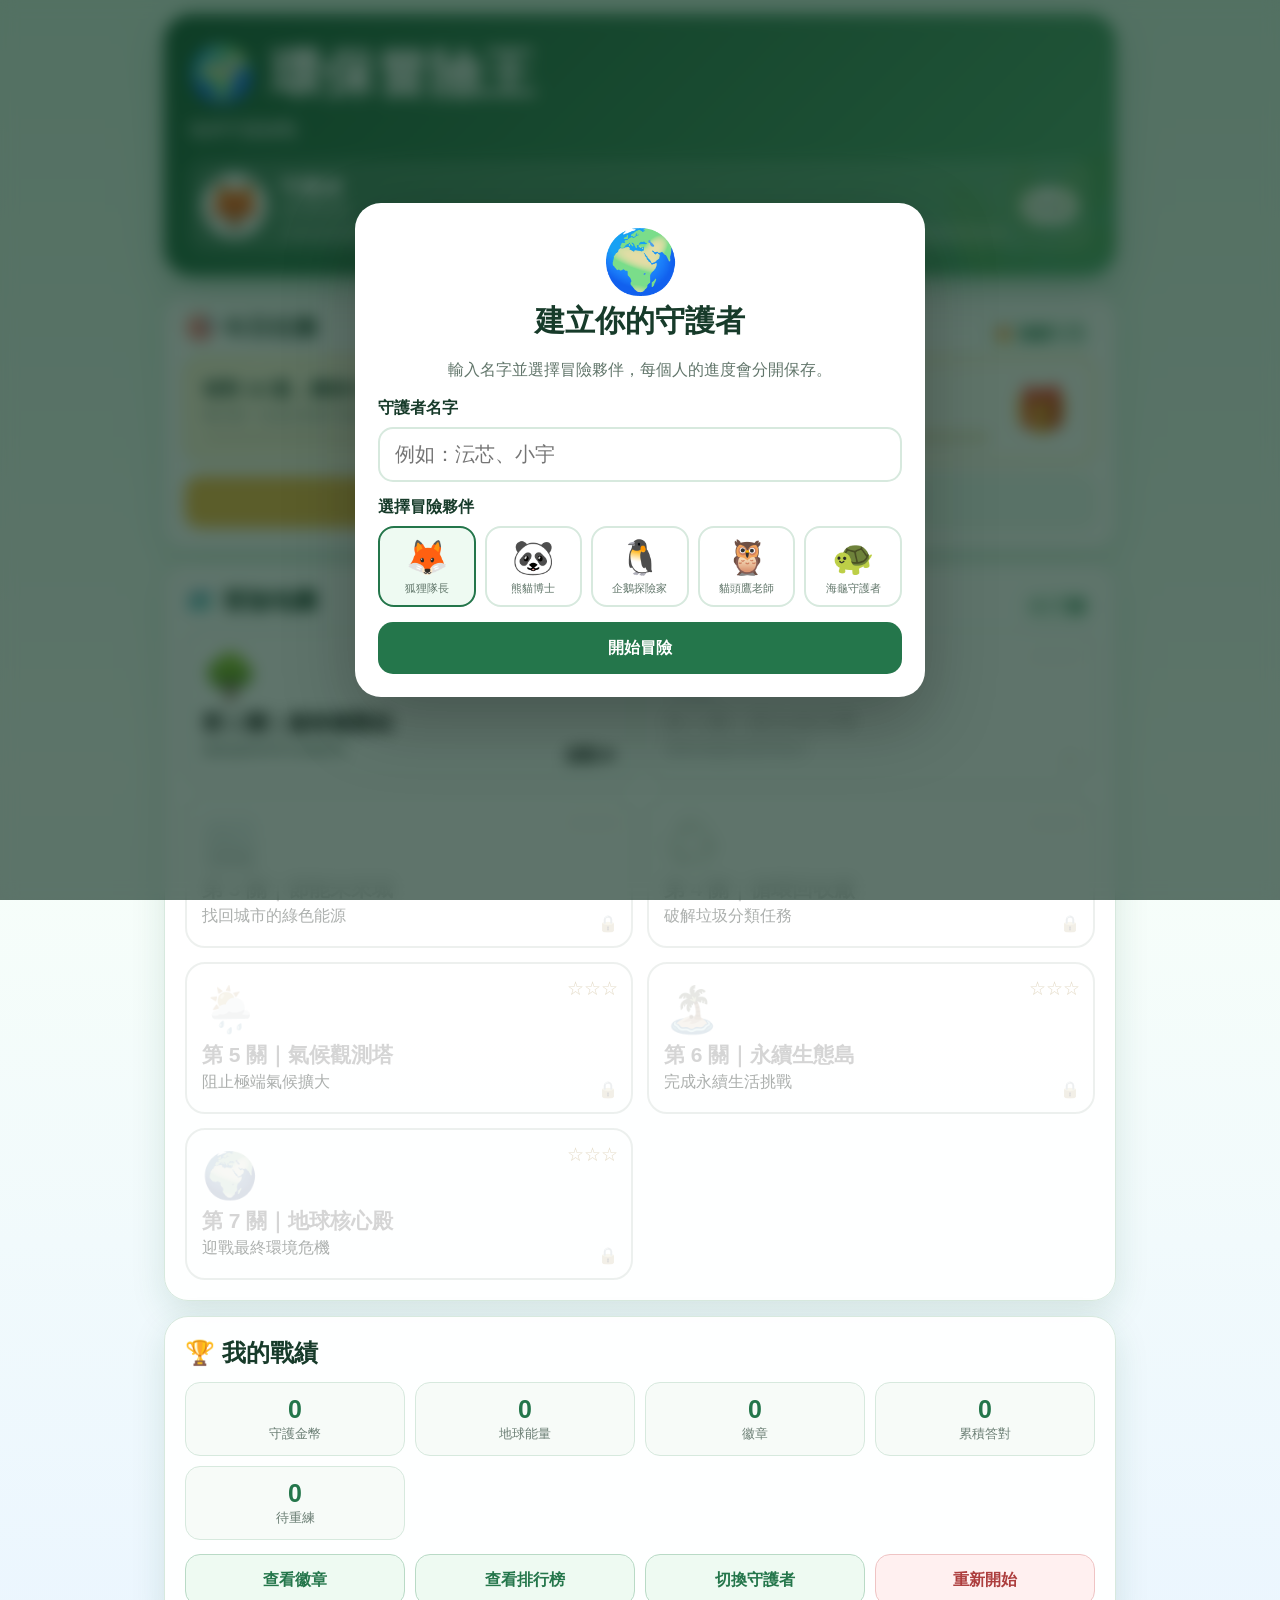
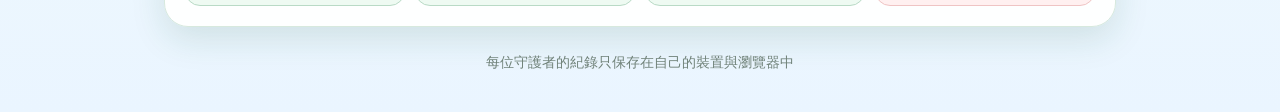
<file: index.html>
<!doctype html><html lang="zh-Hant"><head><meta charset="utf-8"><meta name="viewport" content="width=device-width,initial-scale=1,maximum-scale=1,user-scalable=no"><meta name="theme-color" content="#24764b"><meta name="apple-mobile-web-app-capable" content="yes"><title>環保冒險王｜地球守護挑戰</title><link rel="stylesheet" href="style.css"></head><body><div class="app">
<section id="home"><div class="hero"><h1>🌍 環保冒險王</h1><p id="heroSubtitle">地球守護挑戰</p><div class="profilebar"><div class="avatar" id="avatar">🦊</div><div><div class="name" id="playerName">守護者</div><div class="ranktitle" id="rankTitle">見習環保員</div><div class="xpbar"><div class="xpfill" id="xpfill"></div></div></div><div class="level" id="level">Lv.1</div></div></div>
<div class="card"><div class="section-title"><h2>🎯 今日任務</h2><span class="pill" id="streak">🔥 連續 0 天</span></div><div class="daily"><div><h3 id="dailyTitle">答對 10 題，獲得今日寶箱</h3><div class="small">每天第一次送出答案可獲得 1 枚金幣；漏答一天扣 1 枚，金幣可為負數。</div><div class="taskbar"><div class="taskfill" id="taskfill"></div></div></div><button class="chest" id="chest" type="button" aria-label="今日寶箱">🎁</button></div><div class="actions"><button class="btn gold" id="dailyBtn">開始今日挑戰</button><button class="btn secondary" id="wrongBtn">怪獸弱點筆記</button></div></div>
<div class="card"><div class="section-title"><h2>🗺️ 冒險地圖</h2><span class="pill" id="worldProgress">0 / 7 關</span></div><div class="map" id="map"></div></div>
<div class="card"><div class="section-title"><h2>🏆 我的戰績</h2></div><div class="stats"><div class="stat coin-stat"><b id="coins">0</b><small>守護金幣</small></div><div class="stat"><b id="energy">0</b><small>地球能量</small></div><div class="stat"><b id="medalCount">0</b><small>徽章</small></div><div class="stat"><b id="correctTotal">0</b><small>累積答對</small></div><div class="stat"><b id="wrongCount">0</b><small>待重練</small></div></div><div class="actions"><button class="btn secondary" id="medalBtn">查看徽章</button><button class="btn secondary" id="leaderboardBtn">查看排行榜</button><button class="btn secondary" id="switchProfile">切換守護者</button><button class="btn danger" id="resetBtn">重新開始</button></div></div></section>
<section id="quiz" class="card hidden"><div class="quiztop"><div class="progressbar"><div class="progressfill" id="progressfill"></div></div><div class="counter" id="counter"></div></div><div class="battle"><div class="monster" id="monster">👾</div><b id="bossName">環境怪獸</b><div class="hpbar"><div class="hpfill" id="hpfill"></div></div></div><span class="badge" id="stageBadge"></span><div class="question" id="question"></div><div class="options" id="options"></div><div class="submit-area"><div class="think-note">🤔 選好後仍可更改，確定再按送出答案</div><button class="btn primary" id="submitBtn" disabled>送出答案</button></div><div class="feedback hidden" id="feedback"></div><div class="actions"><button class="btn secondary" id="quitBtn">先回基地</button><button class="btn primary hidden" id="nextBtn">下一題</button></div></section>
<section id="result" class="card result hidden"><div class="loot" id="loot">🌟</div><div class="rank" id="rank">S</div><h2 id="resultTitle"></h2><p id="resultText"></p><div class="actions"><button class="btn primary" id="againBtn">再挑戰一次</button><button class="btn secondary" id="homeBtn">回冒險地圖</button></div></section>
<section id="leaderboardPage" class="card hidden"><div class="section-title"><div><h2>🏆 守護者排行榜</h2><div class="small">依本裝置各守護者累積的地球能量排名，並顯示守護金幣</div></div><button class="btn secondary" id="leaderboardBack">返回</button></div><div class="leaderboard" id="leaderboard"></div><p class="leader-note">排行榜資料只保存在這台裝置與目前瀏覽器。不同同學各自在自己的 iPad 使用時，成績不會自動同步。</p></section><section id="medalPage" class="card hidden"><div class="section-title"><h2>🏅 守護者徽章冊</h2><button class="btn secondary" id="medalBack">返回</button></div><div class="medals" id="medals"></div></section><div class="footer">每位守護者的紀錄只保存在自己的裝置與瀏覽器中</div></div>
<div class="modal hidden" id="profileModal"><div class="modalbox"><div class="modal-logo">🌍</div><h2>建立你的守護者</h2><p>輸入名字並選擇冒險夥伴，每個人的進度會分開保存。</p><label class="label">守護者名字</label><input class="nameinput" id="nameInput" maxlength="12" placeholder="例如：沄芯、小宇"><div class="label">選擇冒險夥伴</div><div class="avatars"><button class="avatar-choice selected" data-avatar="🦊">🦊<small>狐狸隊長</small></button><button class="avatar-choice" data-avatar="🐼">🐼<small>熊貓博士</small></button><button class="avatar-choice" data-avatar="🐧">🐧<small>企鵝探險家</small></button><button class="avatar-choice" data-avatar="🦉">🦉<small>貓頭鷹老師</small></button><button class="avatar-choice" data-avatar="🐢">🐢<small>海龜守護者</small></button></div><button class="btn primary" id="saveProfile">開始冒險</button><button class="btn secondary hidden" id="cancelProfile">取消</button></div></div><div class="toast" id="toast"></div><script src="questions.js"></script><script src="app.js"></script></body></html>
</file>
<file: style.css>
:root{--green:#24764b;--green2:#53ad75;--dark:#173b2a;--pale:#eefaf2;--line:#d7e9de;--gold:#f3bc45;--red:#d45757;--white:#fff;--shadow:0 12px 34px rgba(25,91,55,.13)}
*{box-sizing:border-box}html,body{margin:0;min-height:100%;font-family:-apple-system,BlinkMacSystemFont,"Noto Sans TC","Microsoft JhengHei",sans-serif;color:var(--dark);background:linear-gradient(180deg,#dcf5e6 0,#f8fff9 45%,#eaf5ff 100%)}
button,input{font:inherit}.hidden{display:none!important}.app{max-width:980px;margin:auto;padding:14px}.card{background:rgba(255,255,255,.96);border:1px solid var(--line);border-radius:24px;padding:20px;margin:15px 0;box-shadow:var(--shadow)}
.hero{position:relative;overflow:hidden;background:linear-gradient(135deg,#176039,#54ad74);color:#fff;border-radius:28px;padding:25px;box-shadow:0 16px 38px rgba(23,96,57,.24)}.hero:after{content:"🌿";font-size:170px;position:absolute;right:-28px;bottom:-68px;opacity:.15}.hero h1{font-size:clamp(32px,6vw,53px);margin:0}.hero p{font-size:18px;margin:7px 0 0}.profilebar{display:grid;grid-template-columns:auto 1fr auto;gap:13px;align-items:center;margin-top:18px;background:rgba(255,255,255,.15);border-radius:18px;padding:13px}.avatar{width:65px;height:65px;border-radius:50%;background:#fff;display:grid;place-items:center;font-size:47px}.name{font-size:21px;font-weight:900}.ranktitle{opacity:.9;font-size:14px}.level{background:#fff;color:var(--green);font-weight:900;border-radius:999px;padding:9px 13px}.xpbar,.taskbar,.hpbar,.progressbar{height:11px;border-radius:999px;overflow:hidden;background:rgba(255,255,255,.25);margin-top:7px}.xpfill{height:100%;background:#ffeb93}.section-title{display:flex;justify-content:space-between;align-items:center;gap:10px}.section-title h2{font-size:24px;margin:0 0 13px}.pill{background:var(--pale);color:var(--green);font-weight:900;border-radius:999px;padding:7px 11px}.daily{display:grid;grid-template-columns:1fr auto;align-items:center;gap:15px;padding:16px;border:2px solid #f2d77d;background:linear-gradient(135deg,#fff8dc,#fff);border-radius:18px}.daily h3{margin:0 0 4px}.small{font-size:14px;color:#65796e}.taskbar{background:#eee5c7}.taskfill{height:100%;background:var(--gold)}.chest{font-size:45px;border:0;background:transparent;padding:8px;cursor:pointer;border-radius:16px;transition:transform .18s,background .18s}.chest:hover,.chest:focus{background:#fff4c9;transform:scale(1.08)}.chest:active{transform:scale(.94)}.chest.ready{animation:chestBounce 1.1s infinite}@keyframes chestBounce{0%,100%{transform:translateY(0) rotate(0)}40%{transform:translateY(-7px) rotate(-4deg)}65%{transform:translateY(0) rotate(4deg)}}.actions{display:flex;gap:10px;flex-wrap:wrap;margin-top:14px}.btn{border:0;border-radius:15px;min-height:52px;padding:12px 18px;font-weight:900;cursor:pointer}.actions .btn{flex:1;min-width:145px}.primary{background:var(--green);color:#fff}.secondary{background:var(--pale);color:var(--green);border:1px solid #b9dac6}.gold{background:var(--gold);color:#5c4210}.danger{background:#fff0f0;color:#ad3e3e;border:1px solid #efc4c4}
.map{display:grid;grid-template-columns:repeat(2,1fr);gap:14px}.stage{min-height:152px;text-align:left;background:#fff;border:2px solid var(--line);border-radius:20px;padding:15px;position:relative}.stage.unlocked{cursor:pointer}.stage.unlocked:hover{border-color:#80c79b;transform:translateY(-2px)}.stage.locked{filter:grayscale(.7);opacity:.57}.stage-icon{font-size:45px}.stage h3{font-size:21px;margin:5px 0 3px}.stage p{margin:0;color:#65796e}.stars{position:absolute;right:13px;top:13px;color:var(--gold);font-size:19px}.stage-state{position:absolute;right:13px;bottom:13px;font-weight:900}.stats{display:grid;grid-template-columns:repeat(4,1fr);gap:10px}.stat{text-align:center;padding:12px;background:#f7fbf8;border:1px solid var(--line);border-radius:15px}.stat b{display:block;font-size:25px;color:var(--green)}.stat small{color:#6b7e74}
.quiztop{display:flex;align-items:center;gap:10px}.progressbar{flex:1;background:#e5eee8;margin:0}.progressfill{height:100%;background:linear-gradient(90deg,#64bd83,#23764b)}.counter{font-weight:900}.battle{text-align:center}.monster{font-size:80px;animation:float 2s ease-in-out infinite}.monster.hit{animation:hit .35s}.hpbar{max-width:400px;margin:8px auto 15px;background:#f2dada;height:14px}.hpfill{height:100%;background:#dc5959}.badge{display:inline-block;background:var(--pale);color:var(--green);border-radius:999px;padding:7px 12px;font-weight:900}.question{font-size:clamp(21px,3.5vw,29px);line-height:1.55;font-weight:900;margin:15px 0}.options{display:grid;gap:11px}.option{display:flex;gap:11px;align-items:flex-start;text-align:left;border:2px solid var(--line);background:#fff;border-radius:16px;padding:15px;font-size:clamp(18px,2.7vw,22px)}.letter{flex:0 0 34px;width:34px;height:34px;border-radius:50%;background:#edf6f0;display:grid;place-items:center;font-weight:900}.option.correct{border-color:#41a568;background:#effff5}.option.wrong{border-color:#dc6a6a;background:#fff2f2}.feedback{margin-top:14px;border-radius:16px;padding:15px;line-height:1.58}.feedback.correct{background:#ecfff4;border:1px solid #a8dfbd}.feedback.wrong{background:#fff3f3;border:1px solid #efb0b0}.result{text-align:center}.rank{font-size:80px;font-weight:1000;color:var(--green)}.loot{font-size:50px}.medals{display:flex;gap:10px;flex-wrap:wrap}.medal{background:#fff8e5;border:1px solid #f0d486;border-radius:14px;padding:10px 13px;font-weight:900}
.modal{position:fixed;inset:0;z-index:30;background:rgba(10,42,28,.65);backdrop-filter:blur(8px);display:grid;place-items:center;padding:18px}.modalbox{width:min(570px,100%);max-height:92vh;overflow:auto;background:#fff;border-radius:26px;padding:23px;box-shadow:0 24px 70px rgba(0,0,0,.28);text-align:center}.modal-logo{font-size:62px}.modal h2{font-size:30px;margin:3px 0 7px}.modal p{color:#62766b;line-height:1.55}.label{display:block;text-align:left;font-weight:900;margin:15px 0 8px}.nameinput{width:100%;min-height:55px;border:2px solid var(--line);border-radius:15px;padding:0 15px;font-size:20px}.avatars{display:grid;grid-template-columns:repeat(5,1fr);gap:9px}.avatar-choice{border:2px solid var(--line);background:#fff;border-radius:16px;padding:9px 4px;font-size:34px}.avatar-choice small{display:block;font-size:11px;color:#61766a;margin-top:4px}.avatar-choice.selected{border-color:var(--green);background:var(--pale)}.modal .btn{width:100%;margin-top:15px}.toast{position:fixed;left:50%;bottom:25px;transform:translateX(-50%);background:#173b2a;color:#fff;padding:12px 18px;border-radius:999px;font-weight:900;opacity:0;pointer-events:none;transition:.25s;z-index:40}.toast.show{opacity:1;bottom:40px}.footer{text-align:center;color:#708279;padding:12px 0 26px;font-size:14px}
@keyframes float{50%{transform:translateY(-7px)}}@keyframes hit{50%{transform:scale(.83) rotate(-7deg)}}
@media(max-width:650px){.app{padding:9px}.card{padding:16px}.hero{padding:20px 16px}.map{grid-template-columns:1fr}.stats{grid-template-columns:repeat(2,1fr)}.profilebar{grid-template-columns:auto 1fr}.level{grid-column:1/-1;text-align:center}.avatars{grid-template-columns:repeat(3,1fr)}}

.option{cursor:pointer;transition:border-color .18s,background .18s,transform .12s}.option:not(:disabled):active{transform:scale(.99)}.option.selected{border-color:var(--green);background:#eefaf2;box-shadow:0 0 0 3px rgba(36,118,75,.12)}.option.selected .letter{background:var(--green);color:#fff}.submit-area{text-align:center;margin-top:15px}.submit-area .btn{width:min(360px,100%)}.submit-area .btn:disabled{opacity:.45;cursor:not-allowed}.think-note{font-size:14px;color:#65796e;margin-bottom:9px}.leaderboard{display:grid;gap:10px;margin-top:15px}.leader-row{display:grid;grid-template-columns:75px 52px 1fr auto;align-items:center;gap:10px;padding:13px;border:1px solid var(--line);border-radius:16px;background:#f9fcfa}.leader-row.me{border:2px solid var(--gold);background:#fff9e8}.place{font-weight:900;text-align:center}.leader-avatar{font-size:36px}.leader-name b,.leader-score b{display:block}.leader-name small,.leader-score small{display:block;color:#6b7e74;font-size:12px}.leader-score{text-align:right;color:var(--green)}.leader-score b{font-size:23px}.leader-note{font-size:13px;color:#6b7e74;background:#f5f8f6;border-radius:12px;padding:10px;margin-top:15px}@media(max-width:560px){.leader-row{grid-template-columns:60px 45px 1fr}.leader-score{grid-column:2/-1;text-align:left;display:flex;gap:6px;align-items:baseline}.leader-score small{display:inline}}
</file>
